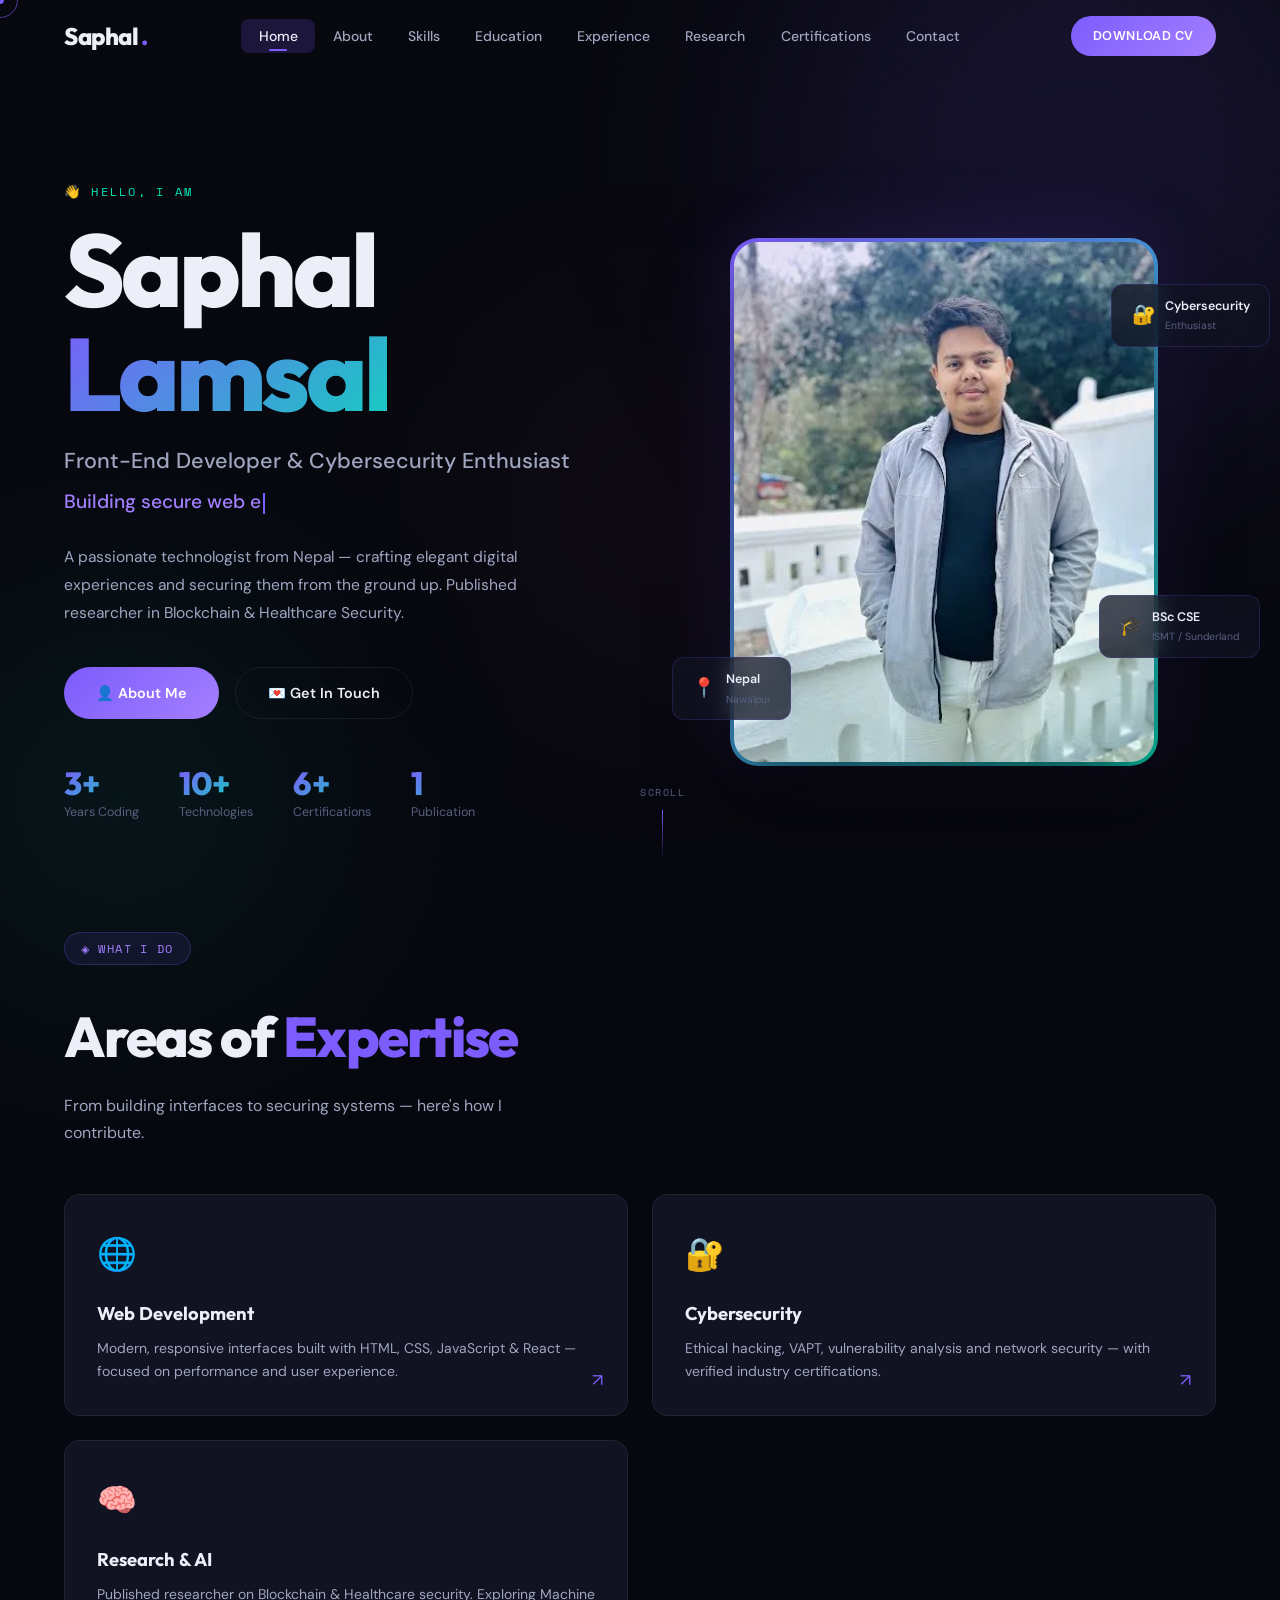
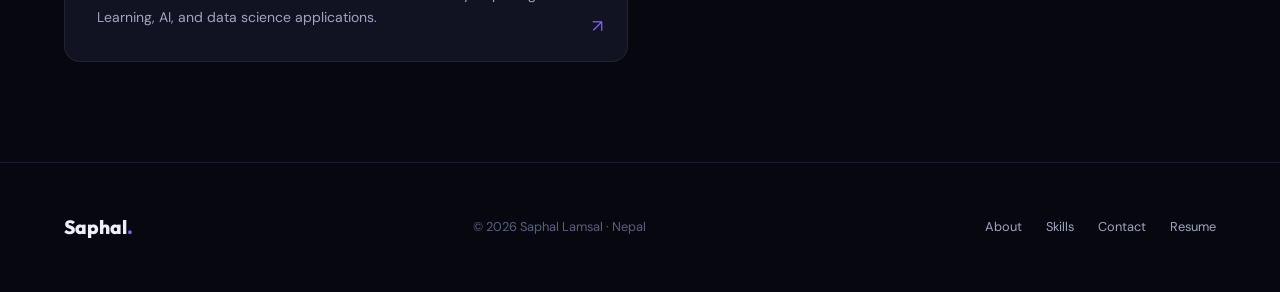
<file: index.html>
<!DOCTYPE html>
<html lang="en">
<head>
<meta charset="UTF-8"/>
<meta name="viewport" content="width=device-width,initial-scale=1.0"/>
<title>Saphal Lamsal — Developer & Cybersecurity Enthusiast</title>
<meta name="description" content="Saphal Lamsal — Front-End Developer, Cybersecurity Enthusiast & Researcher from Nepal."/>
<link rel="stylesheet" href="style.css"/>
<style>
/* ── HERO ── */
.hero {
  min-height:100vh; display:grid; grid-template-columns:1fr 1fr;
  align-items:center; gap:4rem; padding:0 5vw;
  padding-top:calc(var(--nav-h) + 2rem);
  position:relative; z-index:2;
}
.hero-left { position:relative; }
.hero-greeting {
  font-family:'Space Mono',monospace; font-size:.78rem; color:var(--mint);
  letter-spacing:.18em; text-transform:uppercase; margin-bottom:1rem;
  opacity:0; animation:fadeUp .8s .2s ease forwards;
}
.hero-name {
  opacity:0; animation:fadeUp .9s .35s ease forwards;
  margin-bottom:1rem;
}
.hero-role {
  font-family:'DM Sans',sans-serif; font-size:clamp(1.1rem,2.5vw,1.35rem);
  font-weight:500; color:var(--fg2); margin-bottom:.4rem;
  opacity:0; animation:fadeUp .9s .5s ease forwards;
}
.hero-typed {
  font-size:clamp(1rem,2vw,1.2rem); color:var(--violet2);
  font-weight:500; min-height:1.6em;
  opacity:0; animation:fadeUp .9s .65s ease forwards;
}
.hero-typed-cursor { display:inline-block; width:2px; height:1.1em; background:var(--violet); margin-left:2px; animation:blink .8s infinite; vertical-align:middle; }
@keyframes blink { 0%,100%{opacity:1} 50%{opacity:0} }
.hero-desc {
  font-size:.975rem; color:var(--fg2); line-height:1.8; max-width:480px;
  margin-top:1.5rem; margin-bottom:2.5rem;
  opacity:0; animation:fadeUp .9s .8s ease forwards;
}
.hero-btns { display:flex; gap:1rem; flex-wrap:wrap; opacity:0; animation:fadeUp .9s .95s ease forwards; }
.hero-stats {
  display:flex; gap:2.5rem; margin-top:3rem; flex-wrap:wrap;
  opacity:0; animation:fadeUp .9s 1.1s ease forwards;
}
.hero-stat { }
.hero-stat-num { font-family:'Outfit',sans-serif; font-weight:800; font-size:2rem; line-height:1;
  background:linear-gradient(135deg,var(--violet),var(--mint)); -webkit-background-clip:text; -webkit-text-fill-color:transparent; background-clip:text; }
.hero-stat-lbl { font-size:.78rem; color:var(--fg3); margin-top:.2rem; }

@keyframes fadeUp { from{opacity:0;transform:translateY(28px)} to{opacity:1;transform:translateY(0)} }

/* ── HERO PHOTO ── */
.hero-right {
  position:relative; display:flex; align-items:center; justify-content:center;
  opacity:0; animation:fadeUp .9s .4s ease forwards;
}
.hero-photo-wrap {
  position:relative; width:100%; max-width:420px;
}
.hero-photo-frame {
  position:relative; border-radius:24px; overflow:hidden;
  box-shadow:0 40px 80px rgba(0,0,0,.6), 0 0 80px rgba(124,92,252,.2);
  animation:heroPhotoFloat 6s ease-in-out infinite;
}
@keyframes heroPhotoFloat {
  0%,100%{transform:translateY(0)} 50%{transform:translateY(-14px)}
}
.hero-photo-frame img { width:100%; display:block; object-fit:cover; height:520px; }
/* gradient overlay on photo */
.hero-photo-frame::after {
  content:''; position:absolute; inset:0;
  background:linear-gradient(160deg, rgba(124,92,252,.15) 0%, transparent 50%, rgba(0,229,180,.08) 100%);
  pointer-events:none;
}
/* border glow */
.hero-photo-ring {
  position:absolute; inset:-4px; border-radius:28px;
  background:linear-gradient(135deg, var(--violet), var(--mint));
  z-index:-1; animation:ringGlow 4s ease-in-out infinite;
}
@keyframes ringGlow {
  0%,100%{opacity:.5} 50%{opacity:1}
}

/* floating badges on hero */
.fb1 { top:8%; right:-10%; animation-delay:0s; }
.fb2 { bottom:20%; right:-8%; animation-delay:1.5s; }
.fb3 { bottom:8%; left:0%; animation-delay:2.8s; }

/* AREAS / SERVICES section */
.areas-grid { display:grid; grid-template-columns:repeat(2,1fr); gap:1.5rem; margin-top:3rem; }
.area-card {
  padding:2rem; border-radius:var(--radius);
  background:var(--bg2); border:1px solid var(--border2);
  transition:border-color .35s, transform .35s, box-shadow .35s;
  text-decoration:none; display:block;
  position:relative; overflow:hidden;
}
.area-card .card-glow { position:absolute; width:180px; height:180px; }
.area-card:hover { border-color:var(--border); transform:translateY(-6px);
  box-shadow:0 20px 50px rgba(0,0,0,.4), 0 0 40px rgba(124,92,252,.1); }
.area-icon { font-size:2rem; margin-bottom:1rem; display:block; }
.area-title { font-family:'Outfit',sans-serif; font-weight:700; font-size:1.15rem; color:var(--fg); margin-bottom:.5rem; }
.area-desc { font-size:.875rem; color:var(--fg2); line-height:1.65; }
.area-arrow { position:absolute; bottom:1.2rem; right:1.5rem; color:var(--violet); font-size:1.1rem;
  transition:transform .3s; }
.area-card:hover .area-arrow { transform:translate(4px,-4px); }

/* scroll cue */
.scroll-cue {
  position:absolute; bottom:2.5rem; left:50%; transform:translateX(-50%);
  display:flex; flex-direction:column; align-items:center; gap:.5rem;
  font-family:'Space Mono',monospace; font-size:.65rem; color:var(--fg3);
  letter-spacing:.15em; text-transform:uppercase; z-index:2;
  animation:fadeUp .8s 1.5s ease forwards; opacity:0;
}
.scroll-cue-line { width:1px; height:50px; background:linear-gradient(to bottom, var(--violet), transparent);
  animation:scrollLine 2s ease-in-out infinite; }
@keyframes scrollLine { 0%,100%{transform:scaleY(1);opacity:1} 50%{transform:scaleY(.5);opacity:.4} }

@media (max-width:900px){
  .hero { grid-template-columns:1fr; padding-top:calc(var(--nav-h)+4rem); min-height:auto; padding-bottom:4rem; }
  .hero-right { order:-1; }
  .hero-photo-frame img { height:360px; }
  .areas-grid { grid-template-columns:1fr; }
  .fb1,.fb2,.fb3 { display:none; }
}
</style>
</head>
<body>

<!-- ORBs -->
<div class="hero-bg-orb orb1"></div>
<div class="hero-bg-orb orb2"></div>
<div class="hero-bg-orb orb3"></div>

<!-- NAV -->
<nav class="nav" id="mainNav">
  <a href="index.html" class="nav-brand">Saphal<span>.</span></a>
  <ul class="nav-links">
    <li><a href="index.html" class="active">Home</a></li>
    <li><a href="about.html">About</a></li>
    <li><a href="skills.html">Skills</a></li>
    <li><a href="education.html">Education</a></li>
    <li><a href="experience.html">Experience</a></li>
    <li><a href="research.html">Research</a></li>
    <li><a href="certifications.html">Certifications</a></li>
    <li><a href="contact.html">Contact</a></li>
  </ul>
  <a href="https://drive.google.com/file/d/1iHBNV2UkH5LkhAP-1hYRZ2Ez_BQ6g4S7/view" target="_blank" class="nav-cv">Download CV</a>
  <button class="hamburger" id="hamburger" aria-label="menu"><span></span><span></span><span></span></button>
</nav>
<div class="mobile-drawer" id="mobileDrawer">
  <a href="index.html">Home</a>
  <a href="about.html">About</a>
  <a href="skills.html">Skills</a>
  <a href="education.html">Education</a>
  <a href="experience.html">Experience</a>
  <a href="research.html">Research</a>
  <a href="certifications.html">Certifications</a>
  <a href="contact.html">Contact</a>
</div>

<!-- HERO -->
<section class="hero">
  <div class="hero-left">
    <p class="hero-greeting">&#128075; Hello, I am</p>
    <div class="hero-name">
      <h1 class="h-hero">Saphal <br><span class="grad">Lamsal</span></h1>
    </div>
    <p class="hero-role">Front-End Developer &amp; Cybersecurity Enthusiast</p>
    <p class="hero-role hero-typed">
      <span data-typed="Building secure web experiences.|Exploring ethical hacking.|Researching AI &amp; Blockchain.|Teaching CS in Nepal."></span><span class="hero-typed-cursor"></span>
    </p>
    <p class="hero-desc">A passionate technologist from Nepal — crafting elegant digital experiences and securing them from the ground up. Published researcher in Blockchain &amp; Healthcare Security.</p>
    <div class="hero-btns">
      <a href="about.html" class="btn btn-primary">&#128100; About Me</a>
      <a href="contact.html" class="btn btn-outline">&#128140; Get In Touch</a>
    </div>
    <div class="hero-stats">
      <div class="hero-stat">
        <div class="hero-stat-num"><span class="counter" data-target="3" data-suffix="+">0+</span></div>
        <div class="hero-stat-lbl">Years Coding</div>
      </div>
      <div class="hero-stat">
        <div class="hero-stat-num"><span class="counter" data-target="10" data-suffix="+">0+</span></div>
        <div class="hero-stat-lbl">Technologies</div>
      </div>
      <div class="hero-stat">
        <div class="hero-stat-num"><span class="counter" data-target="6" data-suffix="+">0+</span></div>
        <div class="hero-stat-lbl">Certifications</div>
      </div>
      <div class="hero-stat">
        <div class="hero-stat-num"><span class="counter" data-target="1" data-suffix="">0</span></div>
        <div class="hero-stat-lbl">Publication</div>
      </div>
    </div>
  </div>

  <div class="hero-right">
    <div class="hero-photo-wrap">
      <div class="hero-photo-ring"></div>
      <div class="hero-photo-frame tilt-card">
        <div class="card-glow"></div>
        <img src="assets/photo1.png" alt="Saphal Lamsal" loading="eager"/>
      </div>
    </div>
    <!-- floating badges -->
    <div class="float-badge fb1">
      <span class="b-icon">🔐</span>
      <div><div class="b-label">Cybersecurity</div><div class="b-sub">Enthusiast</div></div>
    </div>
    <div class="float-badge fb2">
      <span class="b-icon">🎓</span>
      <div><div class="b-label">BSc CSE</div><div class="b-sub">ISMT / Sunderland</div></div>
    </div>
    <div class="float-badge fb3">
      <span class="b-icon">📍</span>
      <div><div class="b-label">Nepal</div><div class="b-sub">Nawalpur</div></div>
    </div>
  </div>
</section>

<div class="scroll-cue">
  <span>Scroll</span>
  <div class="scroll-cue-line"></div>
</div>

<!-- AREAS -->
<section class="section" style="padding-top:2rem;">
  <div class="chip reveal">What I Do</div>
  <h2 class="h-section reveal">Areas of <span>Expertise</span></h2>
  <p class="reveal" style="color:var(--fg2);max-width:520px;margin-bottom:0;">From building interfaces to securing systems — here's how I contribute.</p>

  <div class="areas-grid">
    <a href="skills.html" class="area-card tilt-card reveal" style="transition-delay:.05s">
      <div class="card-glow"></div>
      <span class="area-icon">🌐</span>
      <div class="area-title">Web Development</div>
      <div class="area-desc">Modern, responsive interfaces built with HTML, CSS, JavaScript &amp; React — focused on performance and user experience.</div>
      <span class="area-arrow">↗</span>
    </a>
    <a href="certifications.html" class="area-card tilt-card reveal" style="transition-delay:.1s">
      <div class="card-glow"></div>
      <span class="area-icon">🔐</span>
      <div class="area-title">Cybersecurity</div>
      <div class="area-desc">Ethical hacking, VAPT, vulnerability analysis and network security — with verified industry certifications.</div>
      <span class="area-arrow">↗</span>
    </a>
    <a href="research.html" class="area-card tilt-card reveal" style="transition-delay:.15s">
      <div class="card-glow"></div>
      <span class="area-icon">🧠</span>
      <div class="area-title">Research &amp; AI</div>
      <div class="area-desc">Published researcher on Blockchain &amp; Healthcare security. Exploring Machine Learning, AI, and data science applications.</div>
      <span class="area-arrow">↗</span>
    </a>
    <a href="experience.html" class="area-card tilt-card reveal" style="transition-delay:.2s">
      <div class="card-glow"></div>
      <span class="area-icon">📡</span>
      <div class="area-title">Networking &amp; ISP</div>
      <div class="area-desc">Routing, switching, WLAN, fibre infrastructure and hands-on MikroTik &amp; Cisco configuration experience.</div>
      <span class="area-arrow">↗</span>
    </a>
  </div>
</section>

<!-- FOOTER -->
<footer class="footer">
  <a href="index.html" class="footer-brand">Saphal<span>.</span></a>
  <span class="footer-copy">&copy; 2026 Saphal Lamsal · Nepal</span>
  <div class="footer-links">
    <a href="about.html">About</a>
    <a href="skills.html">Skills</a>
    <a href="contact.html">Contact</a>
    <a href="https://drive.google.com/file/d/1iHBNV2UkH5LkhAP-1hYRZ2Ez_BQ6g4S7/view" target="_blank">Resume</a>
  </div>
</footer>

<script src="main.js"></script>
</body>
</html>
</file>
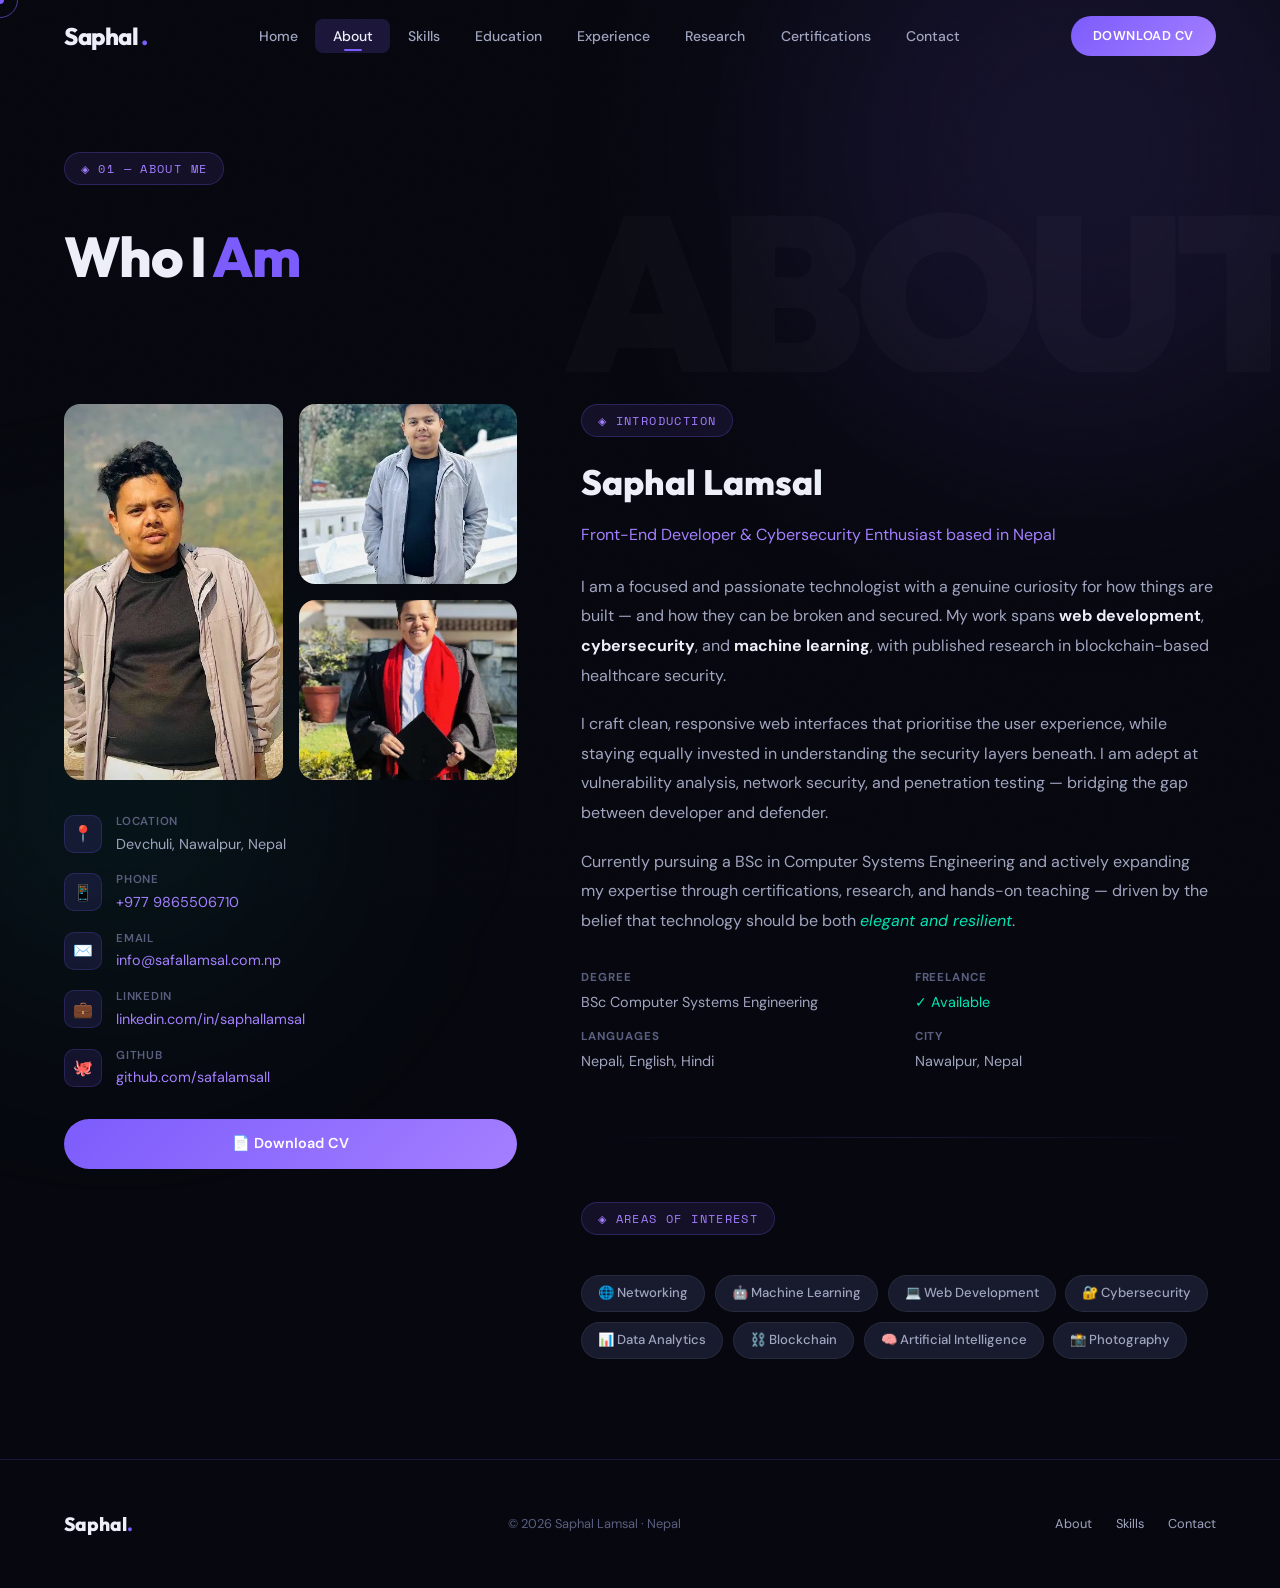
<file: about.html>
<!DOCTYPE html>
<html lang="en">
<head>
<meta charset="UTF-8"/><meta name="viewport" content="width=device-width,initial-scale=1.0"/>
<title>About — Saphal Lamsal</title>
<link rel="stylesheet" href="style.css"/>
<style>
.about-grid { display:grid; grid-template-columns:1fr 1.4fr; gap:4rem; align-items:start; }
.photo-mosaic { display:grid; grid-template-columns:1fr 1fr; gap:1rem; }
.pm-tall { grid-row:span 2; }
.pm-tall img { height:100%; min-height:340px; object-fit:cover; border-radius:var(--radius); }
.pm-sq img { height:180px; object-fit:cover; border-radius:var(--radius); }

.about-contact-list { margin-top:2rem; display:flex; flex-direction:column; gap:.9rem; }
.about-contact-item { display:flex; align-items:center; gap:.9rem; }
.ac-icon { width:38px; height:38px; border-radius:10px; background:rgba(124,92,252,.12); border:1px solid rgba(124,92,252,.2); display:flex; align-items:center; justify-content:center; font-size:1rem; flex-shrink:0; }
.ac-label { font-size:.72rem; font-weight:600; text-transform:uppercase; letter-spacing:.06em; color:var(--fg3); }
.ac-val { font-size:.9rem; color:var(--fg2); }
.ac-val a { color:var(--violet2); text-decoration:none; transition:color .25s; }
.ac-val a:hover { color:var(--mint); }

.info-grid { display:grid; grid-template-columns:1fr 1fr; gap:.8rem 2rem; margin-top:1.5rem; }
.info-item dt { font-size:.72rem; font-weight:700; text-transform:uppercase; letter-spacing:.08em; color:var(--fg3); margin-bottom:.15rem; }
.info-item dd { font-size:.9rem; color:var(--fg2); }

.interests-wrap { display:flex; flex-wrap:wrap; gap:.6rem; margin-top:1.5rem; }

@media(max-width:900px){ .about-grid{grid-template-columns:1fr;} .photo-mosaic{grid-template-columns:1fr 1fr;} .pm-tall{grid-row:auto;} }
</style>
</head>
<body>
<div class="hero-bg-orb orb1"></div><div class="hero-bg-orb orb2"></div>

<nav class="nav" id="mainNav">
  <a href="index.html" class="nav-brand">Saphal<span>.</span></a>
  <ul class="nav-links">
    <li><a href="index.html">Home</a></li><li><a href="about.html" class="active">About</a></li>
    <li><a href="skills.html">Skills</a></li><li><a href="education.html">Education</a></li>
    <li><a href="experience.html">Experience</a></li><li><a href="research.html">Research</a></li>
    <li><a href="certifications.html">Certifications</a></li><li><a href="contact.html">Contact</a></li>
  </ul>
  <a href="https://drive.google.com/file/d/1iHBNV2UkH5LkhAP-1hYRZ2Ez_BQ6g4S7/view" target="_blank" class="nav-cv">Download CV</a>
  <button class="hamburger" id="hamburger"><span></span><span></span><span></span></button>
</nav>
<div class="mobile-drawer" id="mobileDrawer">
  <a href="index.html">Home</a><a href="about.html">About</a><a href="skills.html">Skills</a>
  <a href="education.html">Education</a><a href="experience.html">Experience</a>
  <a href="research.html">Research</a><a href="certifications.html">Certifications</a><a href="contact.html">Contact</a>
</div>

<div class="pg-hero" data-bg="ABOUT">
  <div class="chip">01 — About Me</div>
  <h1 class="h-section">Who I <span>Am</span></h1>
</div>

<section class="section" style="padding-top:2rem;">
  <div class="about-grid">
    <!-- LEFT: photos + contact -->
    <div class="reveal-left">
      <div class="photo-mosaic tilt-card">
        <div class="card-glow"></div>
        <div class="pm-tall">
          <img src="assets/photo2.png" alt="Saphal Lamsal outdoor"/>
        </div>
        <div class="pm-sq">
          <img src="assets/photo1.png" alt="Saphal Lamsal"/>
        </div>
        <div class="pm-sq">
          <img src="assets/photo3.png" alt="Saphal Lamsal Graduation"/>
        </div>
      </div>

      <div class="about-contact-list">
        <div class="about-contact-item">
          <div class="ac-icon">📍</div>
          <div><div class="ac-label">Location</div><div class="ac-val">Devchuli, Nawalpur, Nepal</div></div>
        </div>
        <div class="about-contact-item">
          <div class="ac-icon">📱</div>
          <div><div class="ac-label">Phone</div><div class="ac-val"><a href="tel:+9779865506710">+977 9865506710</a></div></div>
        </div>
        <div class="about-contact-item">
          <div class="ac-icon">✉️</div>
          <div><div class="ac-label">Email</div><div class="ac-val"><a href="mailto:info@safallamsal.com.np">info@safallamsal.com.np</a></div></div>
        </div>
        <div class="about-contact-item">
          <div class="ac-icon">💼</div>
          <div><div class="ac-label">LinkedIn</div><div class="ac-val"><a href="https://linkedin.com/in/saphallamsal" target="_blank">linkedin.com/in/saphallamsal</a></div></div>
        </div>
        <div class="about-contact-item">
          <div class="ac-icon">🐙</div>
          <div><div class="ac-label">GitHub</div><div class="ac-val"><a href="https://github.com/safalamsall" target="_blank">github.com/safalamsall</a></div></div>
        </div>
      </div>

      <div style="margin-top:1.8rem;">
        <a href="https://drive.google.com/file/d/1iHBNV2UkH5LkhAP-1hYRZ2Ez_BQ6g4S7/view" target="_blank" class="btn btn-primary" style="width:100%;justify-content:center;">&#128196; Download CV</a>
      </div>
    </div>

    <!-- RIGHT: bio -->
    <div class="reveal-right">
      <div class="chip" style="margin-bottom:1rem;">Introduction</div>
      <h2 style="font-family:'Outfit',sans-serif;font-weight:800;font-size:clamp(1.6rem,3vw,2.2rem);color:var(--fg);margin-bottom:.5rem;">Saphal Lamsal</h2>
      <p style="font-size:1rem;color:var(--violet2);margin-bottom:1.5rem;">Front-End Developer &amp; Cybersecurity Enthusiast based in Nepal</p>

      <p style="color:var(--fg2);line-height:1.85;margin-bottom:1.2rem;">I am a focused and passionate technologist with a genuine curiosity for how things are built — and how they can be broken and secured. My work spans <strong style="color:var(--fg);">web development</strong>, <strong style="color:var(--fg);">cybersecurity</strong>, and <strong style="color:var(--fg);">machine learning</strong>, with published research in blockchain-based healthcare security.</p>

      <p style="color:var(--fg2);line-height:1.85;margin-bottom:1.2rem;">I craft clean, responsive web interfaces that prioritise the user experience, while staying equally invested in understanding the security layers beneath. I am adept at vulnerability analysis, network security, and penetration testing — bridging the gap between developer and defender.</p>

      <p style="color:var(--fg2);line-height:1.85;">Currently pursuing a BSc in Computer Systems Engineering and actively expanding my expertise through certifications, research, and hands-on teaching — driven by the belief that technology should be both <em style="color:var(--mint);">elegant and resilient</em>.</p>

      <div class="info-grid" style="margin-top:2rem;">
        <div class="info-item"><dt>Degree</dt><dd>BSc Computer Systems Engineering</dd></div>
        <div class="info-item"><dt>Freelance</dt><dd style="color:var(--mint);">✓ Available</dd></div>
        <div class="info-item"><dt>Languages</dt><dd>Nepali, English, Hindi</dd></div>
        <div class="info-item"><dt>City</dt><dd>Nawalpur, Nepal</dd></div>
      </div>

      <div class="sep"></div>

      <div class="chip" style="margin-bottom:1rem;">Areas of Interest</div>
      <div class="interests-wrap">
        <span class="skill-pill">🌐 Networking</span>
        <span class="skill-pill">🤖 Machine Learning</span>
        <span class="skill-pill">💻 Web Development</span>
        <span class="skill-pill">🔐 Cybersecurity</span>
        <span class="skill-pill">📊 Data Analytics</span>
        <span class="skill-pill">⛓️ Blockchain</span>
        <span class="skill-pill">🧠 Artificial Intelligence</span>
        <span class="skill-pill">📸 Photography</span>
      </div>
    </div>
  </div>
</section>

<footer class="footer">
  <a href="index.html" class="footer-brand">Saphal<span>.</span></a>
  <span class="footer-copy">&copy; 2026 Saphal Lamsal · Nepal</span>
  <div class="footer-links">
    <a href="about.html">About</a><a href="skills.html">Skills</a><a href="contact.html">Contact</a>
  </div>
</footer>
<script src="main.js"></script>
</body>
</html>
</file>
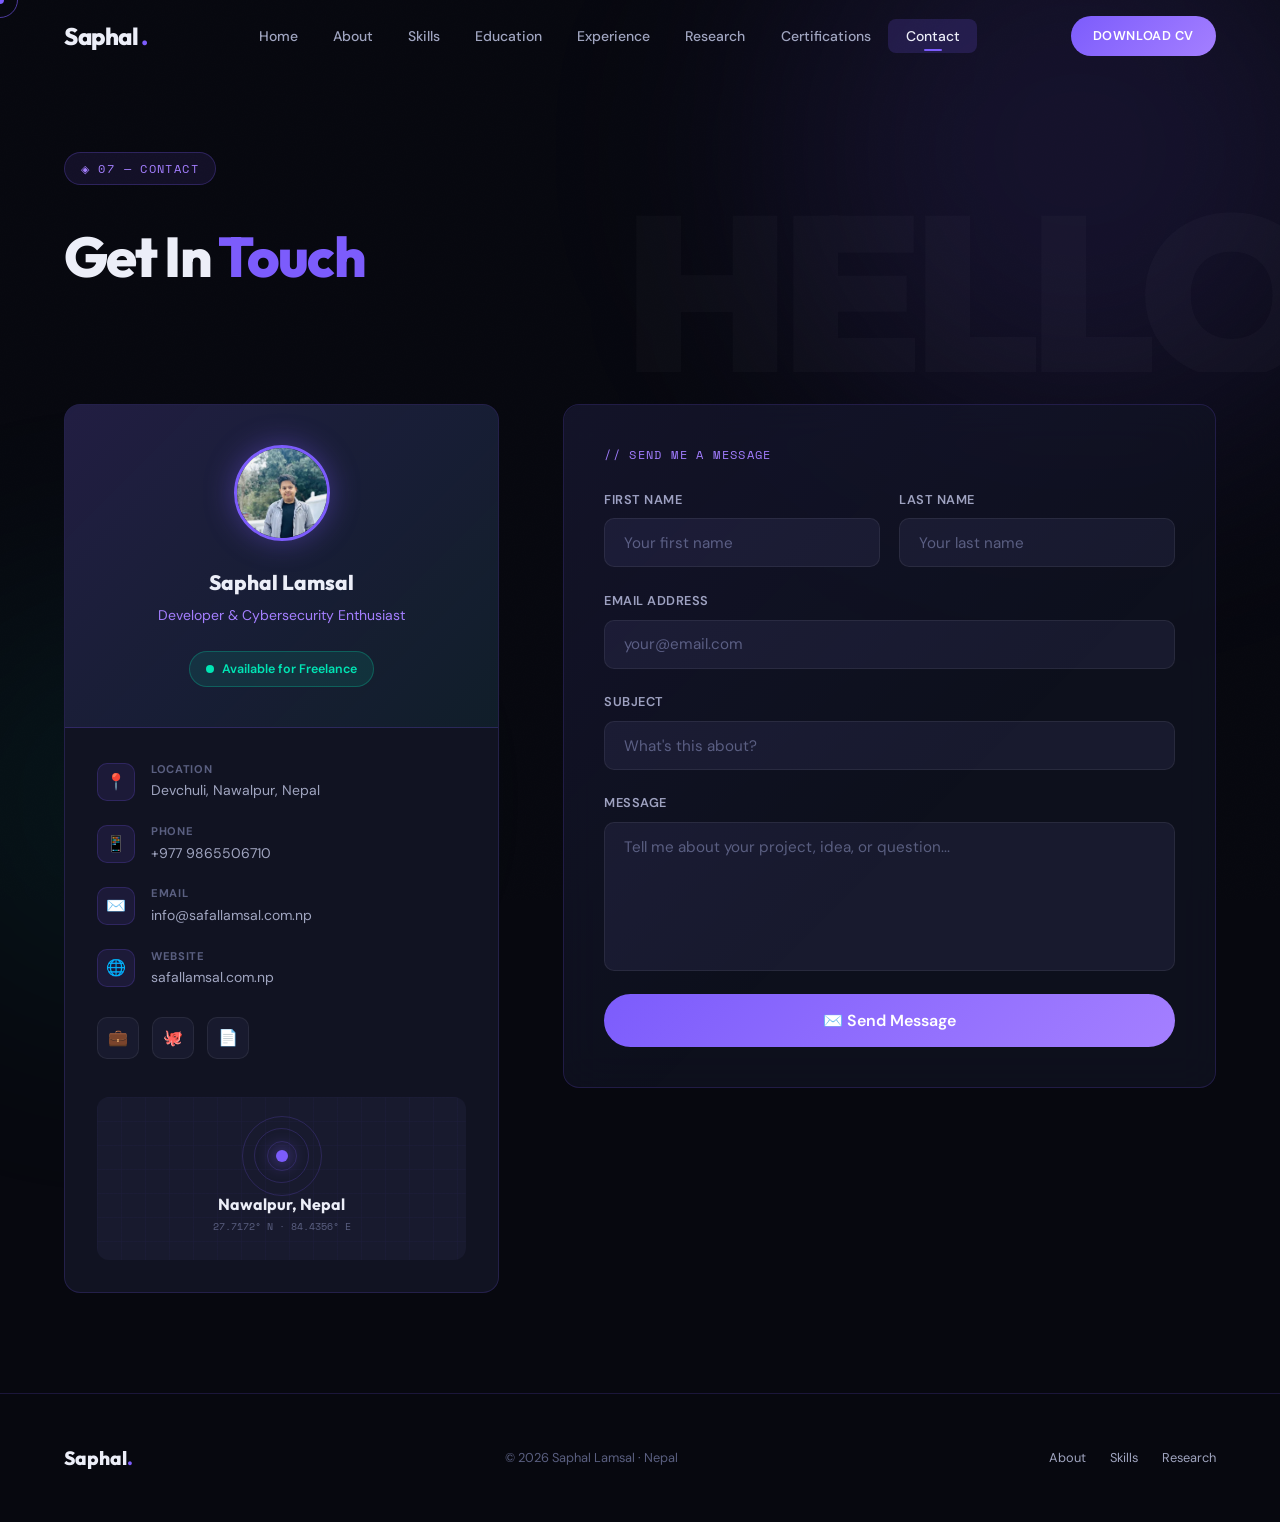
<file: contact.html>
<!DOCTYPE html>
<html lang="en">
<head>
<meta charset="UTF-8"/><meta name="viewport" content="width=device-width,initial-scale=1.0"/>
<title>Contact — Saphal Lamsal</title>
<link rel="stylesheet" href="style.css"/>
<style>
.contact-layout { display:grid; grid-template-columns:1fr 1.5fr; gap:4rem; align-items:start; }
.contact-info-card {
  background:var(--bg2); border:1px solid var(--border); border-radius:var(--radius); overflow:hidden;
}
.cic-top {
  background:linear-gradient(135deg, rgba(124,92,252,.15) 0%, rgba(0,229,180,.05) 100%);
  padding:2.5rem; text-align:center; border-bottom:1px solid var(--border);
}
.cic-avatar {
  width:96px; height:96px; border-radius:50%; object-fit:cover; object-position:top;
  border:3px solid var(--violet); box-shadow:0 0 30px rgba(124,92,252,.4);
  margin-bottom:1rem;
}
.cic-name { font-family:'Outfit',sans-serif; font-weight:800; font-size:1.3rem; color:var(--fg); }
.cic-role { font-size:.875rem; color:var(--violet2); margin-top:.2rem; }
.cic-body { padding:2rem; display:flex; flex-direction:column; gap:1.2rem; }
.ci-row { display:flex; align-items:center; gap:1rem; }
.ci-icon { width:38px; height:38px; border-radius:10px; background:rgba(124,92,252,.1); border:1px solid rgba(124,92,252,.2); display:flex; align-items:center; justify-content:center; font-size:1rem; flex-shrink:0; }
.ci-label { font-size:.7rem; font-weight:700; text-transform:uppercase; letter-spacing:.06em; color:var(--fg3); }
.ci-val { font-size:.875rem; color:var(--fg2); }
.ci-val a { color:var(--fg2); text-decoration:none; transition:color .25s; }
.ci-val a:hover { color:var(--violet); }

/* availability badge */
.avail-badge {
  display:inline-flex; align-items:center; gap:.5rem;
  background:rgba(0,229,180,.1); border:1px solid rgba(0,229,180,.25);
  border-radius:100px; padding:.4rem 1rem; font-size:.78rem; color:var(--mint);
  font-weight:600; margin-top:1.5rem;
}
.avail-dot { width:8px; height:8px; border-radius:50%; background:var(--mint); animation:dotPulse 1.5s ease-in-out infinite; }
@keyframes dotPulse { 0%,100%{opacity:1;transform:scale(1)} 50%{opacity:.5;transform:scale(.8)} }

.social-row { display:flex; gap:.8rem; flex-wrap:wrap; }
.social-btn {
  width:42px; height:42px; border-radius:10px;
  background:var(--bg3); border:1px solid var(--border2);
  display:flex; align-items:center; justify-content:center; font-size:1rem;
  text-decoration:none; transition:border-color .3s, transform .3s, background .3s;
}
.social-btn:hover { border-color:var(--violet); transform:translateY(-3px); background:rgba(124,92,252,.08); }

/* location pulse */
.location-card {
  background:var(--bg3); border-radius:12px; padding:1.5rem; margin-top:1.2rem;
  position:relative; overflow:hidden; text-align:center;
}
.location-card::before {
  content:''; position:absolute; inset:0;
  background:linear-gradient(rgba(124,92,252,.03) 1px, transparent 1px),
             linear-gradient(90deg, rgba(124,92,252,.03) 1px, transparent 1px);
  background-size:24px 24px;
}
.loc-rings { display:flex; align-items:center; justify-content:center; position:relative; height:70px; z-index:1; }
.loc-ring {
  position:absolute; border-radius:50%;
  border:1.5px solid rgba(124,92,252,.2);
  animation:locRing 2.5s ease-out infinite;
}
.loc-ring:nth-child(1) { width:30px; height:30px; animation-delay:0s; }
.loc-ring:nth-child(2) { width:55px; height:55px; animation-delay:.5s; }
.loc-ring:nth-child(3) { width:80px; height:80px; animation-delay:1s; }
.loc-dot { width:12px; height:12px; border-radius:50%; background:var(--violet); box-shadow:0 0 18px var(--violet); z-index:2; }
@keyframes locRing { 0%{opacity:.8;transform:scale(.9)} 100%{opacity:0;transform:scale(1.3)} }
.loc-city { font-family:'Outfit',sans-serif; font-weight:700; color:var(--fg); z-index:1; position:relative; }
.loc-coords { font-family:'Space Mono',monospace; font-size:.65rem; color:var(--fg3); z-index:1; position:relative; }

@media(max-width:900px){ .contact-layout{grid-template-columns:1fr;} }
</style>
</head>
<body>
<div class="hero-bg-orb orb1"></div><div class="hero-bg-orb orb2"></div>

<nav class="nav" id="mainNav">
  <a href="index.html" class="nav-brand">Saphal<span>.</span></a>
  <ul class="nav-links">
    <li><a href="index.html">Home</a></li><li><a href="about.html">About</a></li>
    <li><a href="skills.html">Skills</a></li><li><a href="education.html">Education</a></li>
    <li><a href="experience.html">Experience</a></li><li><a href="research.html">Research</a></li>
    <li><a href="certifications.html">Certifications</a></li><li><a href="contact.html" class="active">Contact</a></li>
  </ul>
  <a href="https://drive.google.com/file/d/1iHBNV2UkH5LkhAP-1hYRZ2Ez_BQ6g4S7/view" target="_blank" class="nav-cv">Download CV</a>
  <button class="hamburger" id="hamburger"><span></span><span></span><span></span></button>
</nav>
<div class="mobile-drawer" id="mobileDrawer">
  <a href="index.html">Home</a><a href="about.html">About</a><a href="skills.html">Skills</a>
  <a href="education.html">Education</a><a href="experience.html">Experience</a>
  <a href="research.html">Research</a><a href="certifications.html">Certifications</a><a href="contact.html">Contact</a>
</div>

<div class="pg-hero" data-bg="HELLO">
  <div class="chip">07 — Contact</div>
  <h1 class="h-section">Get In <span>Touch</span></h1>
</div>

<section class="section" style="padding-top:2rem;">
  <div class="contact-layout">

    <!-- LEFT: info card -->
    <div class="reveal-left">
      <div class="contact-info-card">
        <div class="cic-top">
          <img src="assets/photo1.png" alt="Saphal Lamsal" class="cic-avatar"/>
          <div class="cic-name">Saphal Lamsal</div>
          <div class="cic-role">Developer &amp; Cybersecurity Enthusiast</div>
          <div class="avail-badge"><span class="avail-dot"></span>Available for Freelance</div>
        </div>
        <div class="cic-body">
          <div class="ci-row">
            <div class="ci-icon">📍</div>
            <div><div class="ci-label">Location</div><div class="ci-val">Devchuli, Nawalpur, Nepal</div></div>
          </div>
          <div class="ci-row">
            <div class="ci-icon">📱</div>
            <div><div class="ci-label">Phone</div><div class="ci-val"><a href="tel:+9779865506710">+977 9865506710</a></div></div>
          </div>
          <div class="ci-row">
            <div class="ci-icon">✉️</div>
            <div><div class="ci-label">Email</div><div class="ci-val"><a href="mailto:info@safallamsal.com.np">info@safallamsal.com.np</a></div></div>
          </div>
          <div class="ci-row">
            <div class="ci-icon">🌐</div>
            <div><div class="ci-label">Website</div><div class="ci-val"><a href="https://safallamsal.com.np" target="_blank">safallamsal.com.np</a></div></div>
          </div>

          <div class="social-row" style="margin-top:.5rem;">
            <a href="https://linkedin.com/in/saphallamsal" target="_blank" class="social-btn" title="LinkedIn">💼</a>
            <a href="https://github.com/safalamsall" target="_blank" class="social-btn" title="GitHub">🐙</a>
            <a href="https://drive.google.com/file/d/1iHBNV2UkH5LkhAP-1hYRZ2Ez_BQ6g4S7/view" target="_blank" class="social-btn" title="Resume">📄</a>
          </div>

          <div class="location-card">
            <div class="loc-rings">
              <div class="loc-ring"></div>
              <div class="loc-ring"></div>
              <div class="loc-ring"></div>
              <div class="loc-dot"></div>
            </div>
            <div class="loc-city">Nawalpur, Nepal</div>
            <div class="loc-coords">27.7172° N · 84.4356° E</div>
          </div>
        </div>
      </div>
    </div>

    <!-- RIGHT: form -->
    <div class="reveal-right">
      <div class="glass-card" style="padding:2.5rem;">
        <div class="card-glow"></div>
        <p style="font-family:'Space Mono',monospace;font-size:.72rem;color:var(--violet2);letter-spacing:.12em;text-transform:uppercase;margin-bottom:1.5rem;">// Send me a message</p>

        <form id="contactForm" onsubmit="handleFormSubmit(event)">
          <div style="display:grid;grid-template-columns:1fr 1fr;gap:1.2rem;">
            <div class="form-field">
              <label class="form-label" for="fname">First Name</label>
              <input class="form-input" type="text" id="fname" placeholder="Your first name" required/>
            </div>
            <div class="form-field">
              <label class="form-label" for="lname">Last Name</label>
              <input class="form-input" type="text" id="lname" placeholder="Your last name"/>
            </div>
          </div>
          <div class="form-field">
            <label class="form-label" for="email">Email Address</label>
            <input class="form-input" type="email" id="email" placeholder="your@email.com" required/>
          </div>
          <div class="form-field">
            <label class="form-label" for="subject">Subject</label>
            <input class="form-input" type="text" id="subject" placeholder="What's this about?"/>
          </div>
          <div class="form-field">
            <label class="form-label" for="message">Message</label>
            <textarea class="form-input" id="message" rows="6" placeholder="Tell me about your project, idea, or question..." required></textarea>
          </div>
          <button type="submit" class="btn btn-primary" id="submitBtn" style="width:100%;justify-content:center;font-size:1rem;padding:1rem;">
            <span id="btnText">✉️ Send Message</span>
          </button>
        </form>
      </div>
    </div>

  </div>
</section>

<!-- THANK YOU MODAL -->
<div id="thankModal">
  <div class="thank-box">
    <span class="heart-anim">❤️</span>
    <div class="thank-title">Thank You!</div>
    <div class="thank-sub">Your message has been sent successfully.<br/>I'll get back to you as soon as possible.<br/><br/>I truly appreciate you reaching out — it means a lot! 💜</div>
    <button class="thank-close" onclick="closeThankYou()">Close ✓</button>
  </div>
</div>

<footer class="footer">
  <a href="index.html" class="footer-brand">Saphal<span>.</span></a>
  <span class="footer-copy">&copy; 2026 Saphal Lamsal · Nepal</span>
  <div class="footer-links"><a href="about.html">About</a><a href="skills.html">Skills</a><a href="research.html">Research</a></div>
</footer>

<script src="main.js"></script>
<script>
function handleFormSubmit(e){
  e.preventDefault();
  const btn = document.getElementById('btnText');
  btn.textContent = '⏳ Sending...';
  document.getElementById('submitBtn').disabled = true;
  document.getElementById('submitBtn').style.opacity = '.7';
  setTimeout(()=>{
    document.getElementById('contactForm').reset();
    document.getElementById('submitBtn').disabled = false;
    document.getElementById('submitBtn').style.opacity = '1';
    btn.textContent = '✉️ Send Message';
    showThankYou();
  }, 1500);
}
</script>
</body>
</html>
</file>
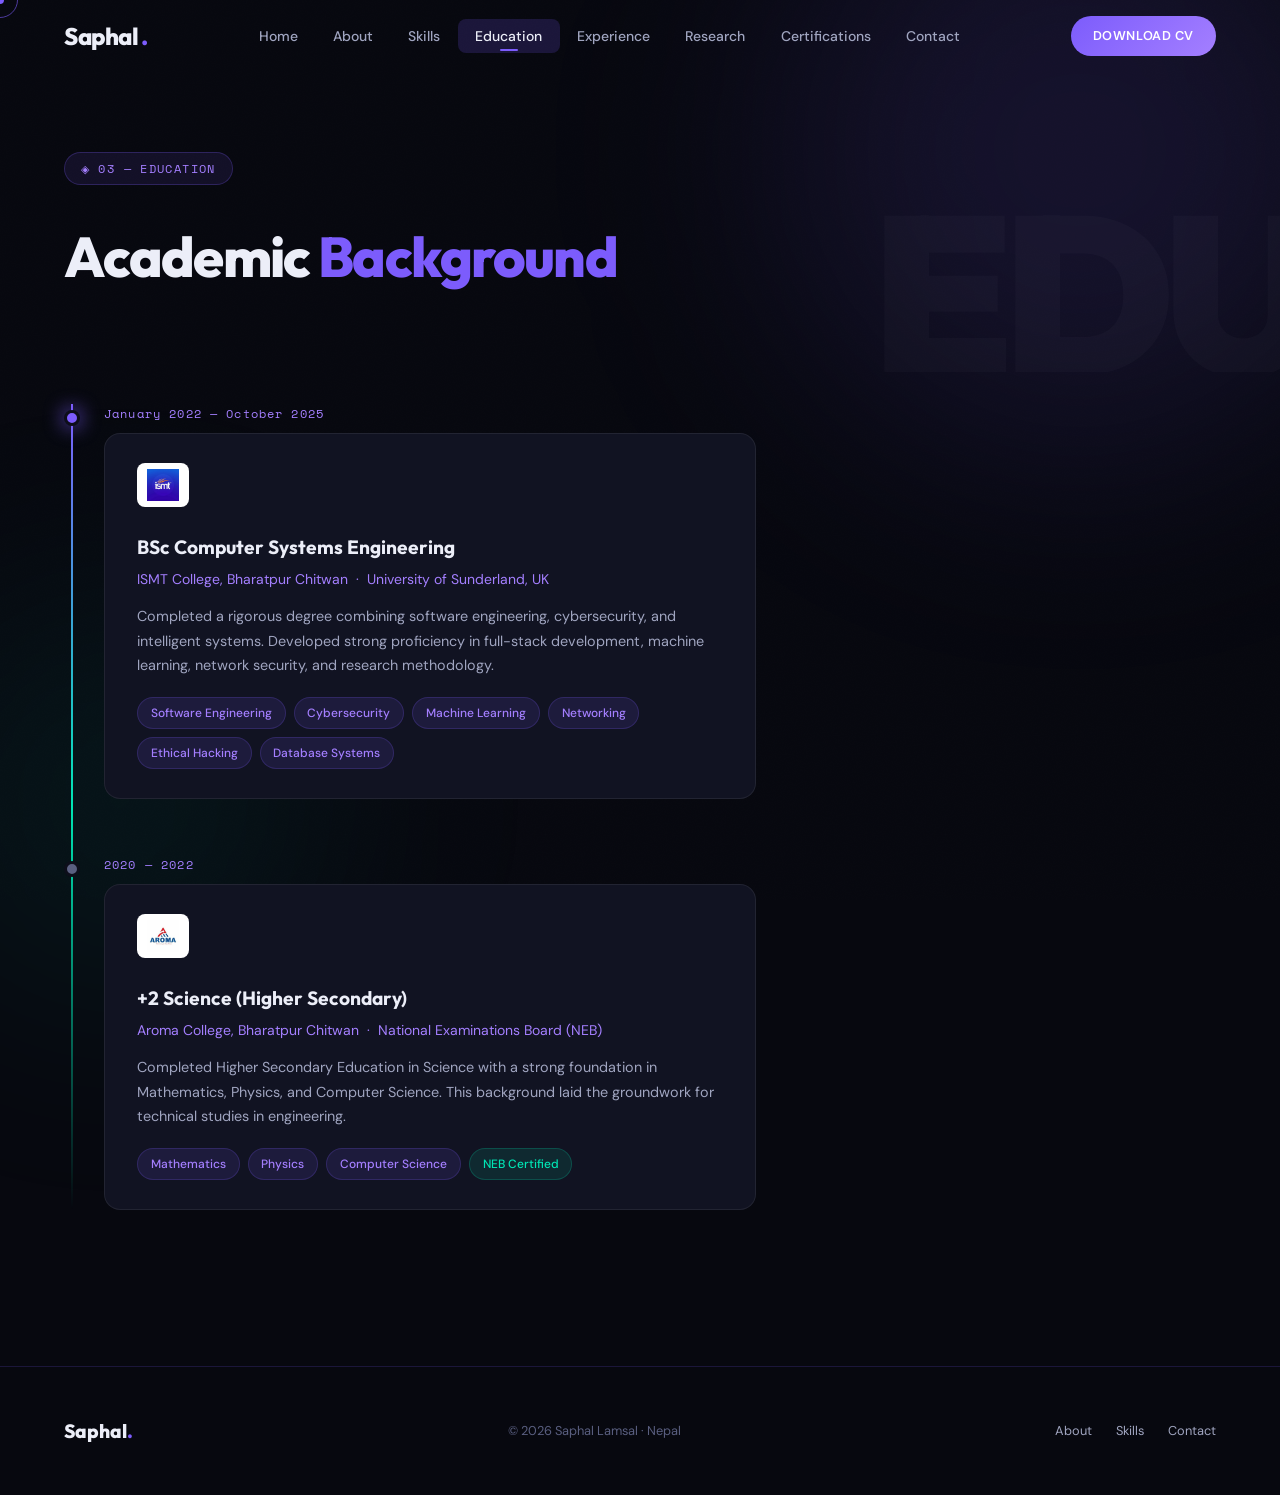
<file: education.html>
<!DOCTYPE html>
<html lang="en">
<head>
<meta charset="UTF-8"/><meta name="viewport" content="width=device-width,initial-scale=1.0"/>
<title>Education — Saphal Lamsal</title>
<link rel="stylesheet" href="style.css"/>
</head>
<body>
<div class="hero-bg-orb orb1"></div><div class="hero-bg-orb orb2"></div>

<nav class="nav" id="mainNav">
  <a href="index.html" class="nav-brand">Saphal<span>.</span></a>
  <ul class="nav-links">
    <li><a href="index.html">Home</a></li><li><a href="about.html">About</a></li>
    <li><a href="skills.html">Skills</a></li><li><a href="education.html" class="active">Education</a></li>
    <li><a href="experience.html">Experience</a></li><li><a href="research.html">Research</a></li>
    <li><a href="certifications.html">Certifications</a></li><li><a href="contact.html">Contact</a></li>
  </ul>
  <a href="https://drive.google.com/file/d/1iHBNV2UkH5LkhAP-1hYRZ2Ez_BQ6g4S7/view" target="_blank" class="nav-cv">Download CV</a>
  <button class="hamburger" id="hamburger"><span></span><span></span><span></span></button>
</nav>
<div class="mobile-drawer" id="mobileDrawer">
  <a href="index.html">Home</a><a href="about.html">About</a><a href="skills.html">Skills</a>
  <a href="education.html">Education</a><a href="experience.html">Experience</a>
  <a href="research.html">Research</a><a href="certifications.html">Certifications</a><a href="contact.html">Contact</a>
</div>

<div class="pg-hero" data-bg="EDU">
  <div class="chip">03 — Education</div>
  <h1 class="h-section">Academic <span>Background</span></h1>
</div>

<section class="section" style="padding-top:2rem; max-width:820px;">
  <div class="timeline">

    <!-- ISMT -->
    <div class="tl-item reveal">
      <div class="tl-dot"></div>
      <div class="tl-date">January 2022 — October 2025</div>
      <div class="tl-card tilt-card">
        <div class="card-glow"></div>
        <img src="assets/ismt-logo.png" alt="ISMT Logo" class="tl-logo"/>
        <div class="tl-title">BSc Computer Systems Engineering</div>
        <div class="tl-sub">ISMT College, Bharatpur Chitwan &nbsp;·&nbsp; University of Sunderland, UK</div>
        <div class="tl-desc">Completed a rigorous degree combining software engineering, cybersecurity, and intelligent systems. Developed strong proficiency in full-stack development, machine learning, network security, and research methodology.</div>
        <div style="margin-top:1.2rem; display:flex; flex-wrap:wrap; gap:.5rem;">
          <span class="tag">Software Engineering</span>
          <span class="tag">Cybersecurity</span>
          <span class="tag">Machine Learning</span>
          <span class="tag">Networking</span>
          <span class="tag">Ethical Hacking</span>
          <span class="tag">Database Systems</span>
        </div>
      </div>
    </div>

    <!-- Aroma -->
    <div class="tl-item reveal" style="transition-delay:.15s">
      <div class="tl-dot done"></div>
      <div class="tl-date">2020 — 2022</div>
      <div class="tl-card tilt-card">
        <div class="card-glow"></div>
        <img src="assets/aroma-logo.png" alt="Aroma Logo" class="tl-logo"/>
        <div class="tl-title">+2 Science (Higher Secondary)</div>
        <div class="tl-sub">Aroma College, Bharatpur Chitwan &nbsp;·&nbsp; National Examinations Board (NEB)</div>
        <div class="tl-desc">Completed Higher Secondary Education in Science with a strong foundation in Mathematics, Physics, and Computer Science. This background laid the groundwork for technical studies in engineering.</div>
        <div style="margin-top:1.2rem; display:flex; flex-wrap:wrap; gap:.5rem;">
          <span class="tag">Mathematics</span>
          <span class="tag">Physics</span>
          <span class="tag">Computer Science</span>
          <span class="tag tag-mint">NEB Certified</span>
        </div>
      </div>
    </div>

  </div>
</section>

<footer class="footer">
  <a href="index.html" class="footer-brand">Saphal<span>.</span></a>
  <span class="footer-copy">&copy; 2026 Saphal Lamsal · Nepal</span>
  <div class="footer-links"><a href="about.html">About</a><a href="skills.html">Skills</a><a href="contact.html">Contact</a></div>
</footer>
<script src="main.js"></script>
</body>
</html>
</file>
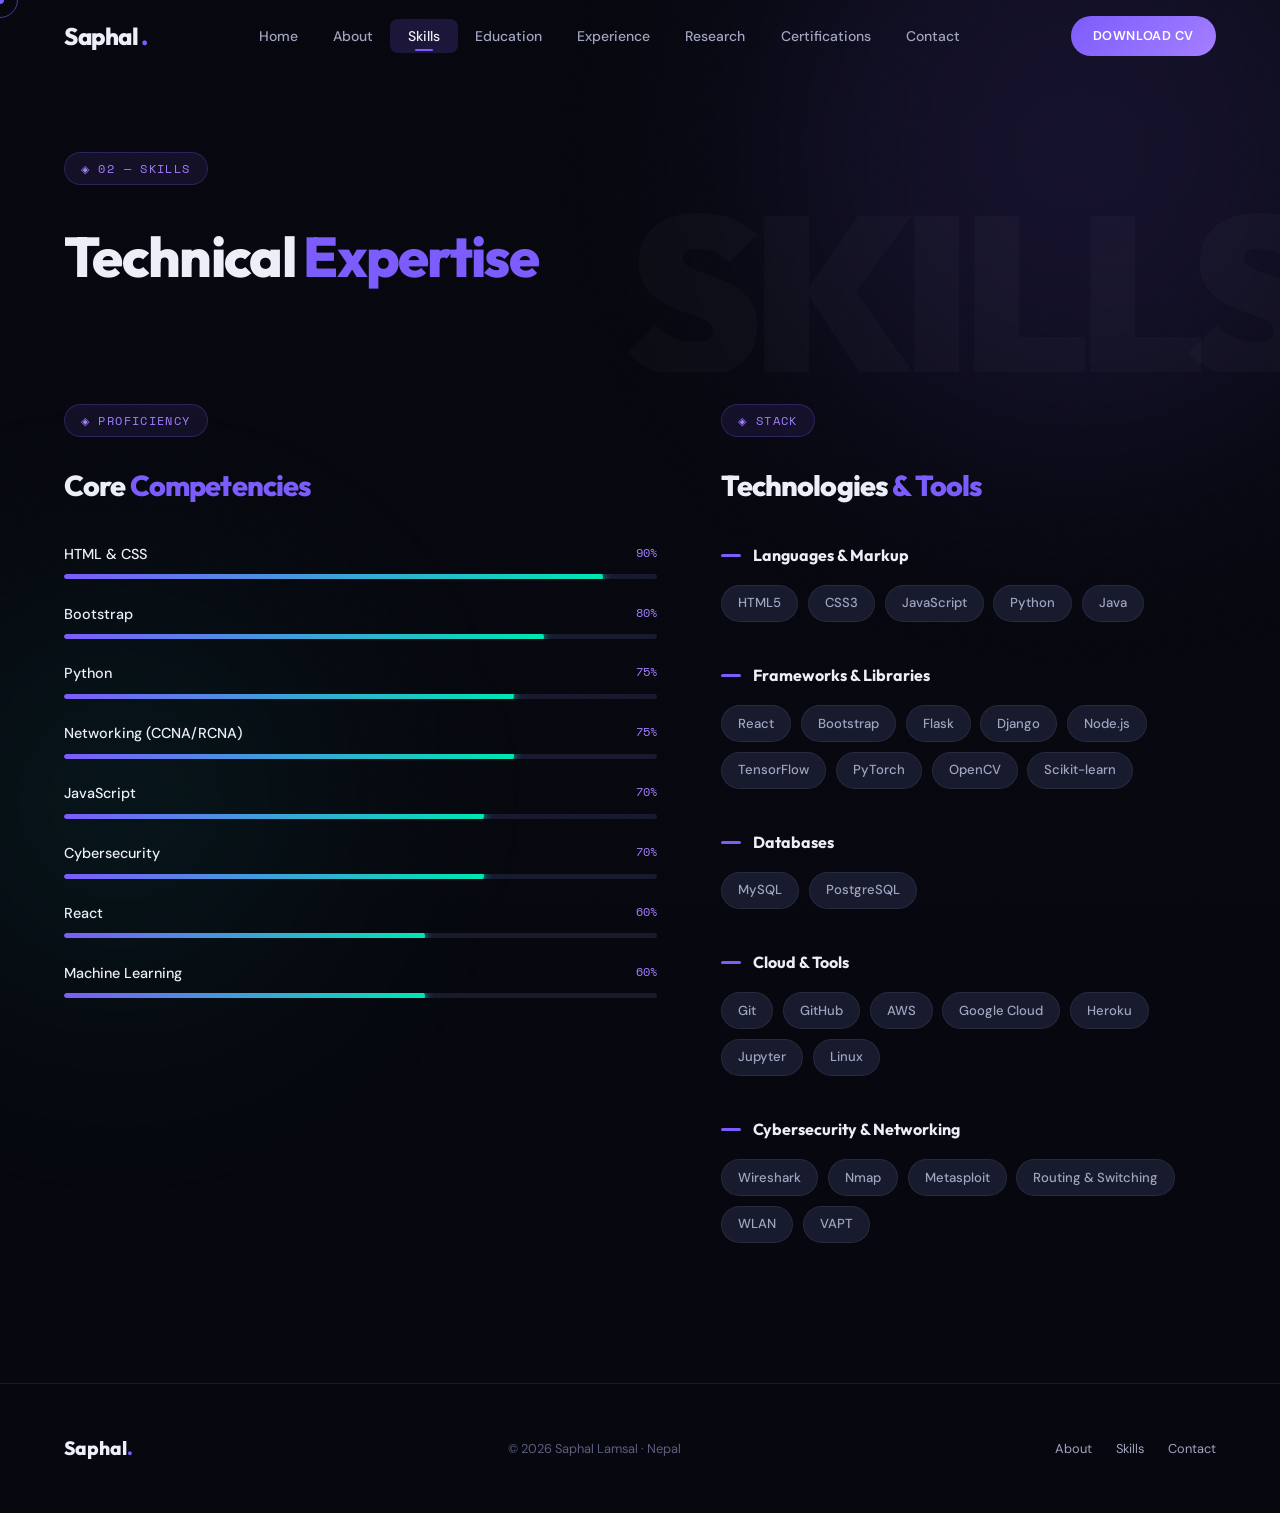
<file: skills.html>
<!DOCTYPE html>
<html lang="en">
<head>
<meta charset="UTF-8"/><meta name="viewport" content="width=device-width,initial-scale=1.0"/>
<title>Skills — Saphal Lamsal</title>
<link rel="stylesheet" href="style.css"/>
<style>
.skills-layout { display:grid; grid-template-columns:1.2fr 1fr; gap:4rem; align-items:start; }
.skill-cat { margin-bottom:2.5rem; }
.skill-cat-title { font-family:'Outfit',sans-serif; font-weight:700; font-size:1rem; color:var(--fg); margin-bottom:1rem;
  display:flex; align-items:center; gap:.7rem; }
.skill-cat-title::before { content:''; display:block; width:20px; height:3px; border-radius:3px; background:var(--violet); }
.pill-cloud { display:flex; flex-wrap:wrap; gap:.6rem; }
@media(max-width:900px){ .skills-layout{grid-template-columns:1fr;} }
</style>
</head>
<body>
<div class="hero-bg-orb orb1"></div><div class="hero-bg-orb orb2"></div>

<nav class="nav" id="mainNav">
  <a href="index.html" class="nav-brand">Saphal<span>.</span></a>
  <ul class="nav-links">
    <li><a href="index.html">Home</a></li><li><a href="about.html">About</a></li>
    <li><a href="skills.html" class="active">Skills</a></li><li><a href="education.html">Education</a></li>
    <li><a href="experience.html">Experience</a></li><li><a href="research.html">Research</a></li>
    <li><a href="certifications.html">Certifications</a></li><li><a href="contact.html">Contact</a></li>
  </ul>
  <a href="https://drive.google.com/file/d/1iHBNV2UkH5LkhAP-1hYRZ2Ez_BQ6g4S7/view" target="_blank" class="nav-cv">Download CV</a>
  <button class="hamburger" id="hamburger"><span></span><span></span><span></span></button>
</nav>
<div class="mobile-drawer" id="mobileDrawer">
  <a href="index.html">Home</a><a href="about.html">About</a><a href="skills.html">Skills</a>
  <a href="education.html">Education</a><a href="experience.html">Experience</a>
  <a href="research.html">Research</a><a href="certifications.html">Certifications</a><a href="contact.html">Contact</a>
</div>

<div class="pg-hero" data-bg="SKILLS">
  <div class="chip">02 — Skills</div>
  <h1 class="h-section">Technical <span>Expertise</span></h1>
</div>

<section class="section" style="padding-top:2rem;">
  <div class="skills-layout">
    <!-- LEFT: Proficiency bars + pills -->
    <div>
      <div class="chip reveal">Proficiency</div>
      <h2 class="h-section reveal" style="font-size:1.8rem;">Core <span>Competencies</span></h2>

      <div style="margin-top:2rem;" class="reveal">
        <div class="prog-wrap">
          <div class="prog-label"><span class="prog-name">HTML &amp; CSS</span><span class="prog-pct">90%</span></div>
          <div class="prog-track"><div class="prog-fill" style="--w:90%"></div></div>
        </div>
        <div class="prog-wrap">
          <div class="prog-label"><span class="prog-name">Bootstrap</span><span class="prog-pct">80%</span></div>
          <div class="prog-track"><div class="prog-fill" style="--w:80%"></div></div>
        </div>
        <div class="prog-wrap">
          <div class="prog-label"><span class="prog-name">Python</span><span class="prog-pct">75%</span></div>
          <div class="prog-track"><div class="prog-fill" style="--w:75%"></div></div>
        </div>
        <div class="prog-wrap">
          <div class="prog-label"><span class="prog-name">Networking (CCNA/RCNA)</span><span class="prog-pct">75%</span></div>
          <div class="prog-track"><div class="prog-fill" style="--w:75%"></div></div>
        </div>
        <div class="prog-wrap">
          <div class="prog-label"><span class="prog-name">JavaScript</span><span class="prog-pct">70%</span></div>
          <div class="prog-track"><div class="prog-fill" style="--w:70%"></div></div>
        </div>
        <div class="prog-wrap">
          <div class="prog-label"><span class="prog-name">Cybersecurity</span><span class="prog-pct">70%</span></div>
          <div class="prog-track"><div class="prog-fill" style="--w:70%"></div></div>
        </div>
        <div class="prog-wrap">
          <div class="prog-label"><span class="prog-name">React</span><span class="prog-pct">60%</span></div>
          <div class="prog-track"><div class="prog-fill" style="--w:60%"></div></div>
        </div>
        <div class="prog-wrap">
          <div class="prog-label"><span class="prog-name">Machine Learning</span><span class="prog-pct">60%</span></div>
          <div class="prog-track"><div class="prog-fill" style="--w:60%"></div></div>
        </div>
      </div>
    </div>

    <!-- RIGHT: tech stacks -->
    <div>
      <div class="chip reveal">Stack</div>
      <h2 class="h-section reveal" style="font-size:1.8rem;">Technologies <span>&amp; Tools</span></h2>

      <div class="skill-cat reveal" style="margin-top:2rem;transition-delay:.1s">
        <div class="skill-cat-title">Languages &amp; Markup</div>
        <div class="pill-cloud">
          <span class="skill-pill">HTML5</span><span class="skill-pill">CSS3</span>
          <span class="skill-pill">JavaScript</span><span class="skill-pill">Python</span>
          <span class="skill-pill">Java</span>
        </div>
      </div>

      <div class="skill-cat reveal" style="transition-delay:.15s">
        <div class="skill-cat-title">Frameworks &amp; Libraries</div>
        <div class="pill-cloud">
          <span class="skill-pill">React</span><span class="skill-pill">Bootstrap</span>
          <span class="skill-pill">Flask</span><span class="skill-pill">Django</span>
          <span class="skill-pill">Node.js</span><span class="skill-pill">TensorFlow</span>
          <span class="skill-pill">PyTorch</span><span class="skill-pill">OpenCV</span>
          <span class="skill-pill">Scikit-learn</span>
        </div>
      </div>

      <div class="skill-cat reveal" style="transition-delay:.2s">
        <div class="skill-cat-title">Databases</div>
        <div class="pill-cloud">
          <span class="skill-pill">MySQL</span><span class="skill-pill">PostgreSQL</span>
        </div>
      </div>

      <div class="skill-cat reveal" style="transition-delay:.25s">
        <div class="skill-cat-title">Cloud &amp; Tools</div>
        <div class="pill-cloud">
          <span class="skill-pill">Git</span><span class="skill-pill">GitHub</span>
          <span class="skill-pill">AWS</span><span class="skill-pill">Google Cloud</span>
          <span class="skill-pill">Heroku</span><span class="skill-pill">Jupyter</span>
          <span class="skill-pill">Linux</span>
        </div>
      </div>

      <div class="skill-cat reveal" style="transition-delay:.3s">
        <div class="skill-cat-title">Cybersecurity &amp; Networking</div>
        <div class="pill-cloud">
          <span class="skill-pill">Wireshark</span><span class="skill-pill">Nmap</span>
          <span class="skill-pill">Metasploit</span><span class="skill-pill">Routing &amp; Switching</span>
          <span class="skill-pill">WLAN</span><span class="skill-pill">VAPT</span>
        </div>
      </div>
    </div>
  </div>
</section>

<footer class="footer">
  <a href="index.html" class="footer-brand">Saphal<span>.</span></a>
  <span class="footer-copy">&copy; 2026 Saphal Lamsal · Nepal</span>
  <div class="footer-links"><a href="about.html">About</a><a href="skills.html">Skills</a><a href="contact.html">Contact</a></div>
</footer>
<script src="main.js"></script>
</body>
</html>
</file>
<file: style.css>
/* ============================================================
   SAPHAL LAMSAL — PREMIUM PORTFOLIO 2026
   Font: Clash Display (headings) + DM Sans (body)
   Palette: Deep Navy + Electric Violet + Mint Glow
   ============================================================ */

@import url('https://fonts.googleapis.com/css2?family=DM+Sans:ital,opsz,wght@0,9..40,300;0,9..40,400;0,9..40,500;0,9..40,600;0,9..40,700;1,9..40,400&family=Outfit:wght@300;400;500;600;700;800;900&family=Space+Mono:wght@400;700&display=swap');

:root {
  --bg:        #07080f;
  --bg1:       #0d0e1a;
  --bg2:       #111322;
  --bg3:       #181a2e;
  --fg:        #eceef8;
  --fg2:       #a0a5c0;
  --fg3:       #5a5f80;
  --violet:    #7c5cfc;
  --violet2:   #a47fff;
  --mint:      #00e5b4;
  --pink:      #ff5b8d;
  --gold:      #f5c842;
  --border:    rgba(124,92,252,0.18);
  --border2:   rgba(255,255,255,0.07);
  --glass:     rgba(17,19,34,0.75);
  --radius:    16px;
  --nav-h:     72px;
}

*, *::before, *::after { margin:0; padding:0; box-sizing:border-box; }
html { scroll-behavior:smooth; font-size:16px; }

body {
  background: var(--bg);
  color: var(--fg);
  font-family: 'DM Sans', sans-serif;
  overflow-x: hidden;
  line-height: 1.7;
  cursor: none;
}

/* ─── CURSOR ─── */
#cursor-dot, #cursor-ring {
  position: fixed; border-radius: 50%;
  pointer-events: none; z-index: 99999; transform: translate(-50%,-50%);
}
#cursor-dot { width:8px; height:8px; background:var(--violet); transition: transform .15s; }
#cursor-ring {
  width:36px; height:36px; border:1.5px solid var(--violet);
  opacity:.6; transition: width .3s, height .3s, opacity .3s;
}
body.cursor-hover #cursor-ring { width:52px; height:52px; opacity:1; border-color:var(--mint); }

/* ─── SCROLLBAR ─── */
::-webkit-scrollbar { width:4px; }
::-webkit-scrollbar-track { background:var(--bg); }
::-webkit-scrollbar-thumb { background:var(--violet); border-radius:4px; }

/* ─── SELECTION ─── */
::selection { background:var(--violet); color:#fff; }

/* ─── NOISE OVERLAY ─── */
body::before {
  content:''; position:fixed; inset:0; z-index:0; pointer-events:none;
  background-image: url("data:image/svg+xml,%3Csvg viewBox='0 0 200 200' xmlns='http://www.w3.org/2000/svg'%3E%3Cfilter id='n'%3E%3CfeTurbulence type='fractalNoise' baseFrequency='0.9' numOctaves='4' stitchTiles='stitch'/%3E%3C/filter%3E%3Crect width='100%25' height='100%25' filter='url(%23n)' opacity='0.04'/%3E%3C/svg%3E");
  background-size: 200px 200px; opacity:.35;
}

/* ─── NAV ─── */
.nav {
  position:fixed; top:0; left:0; right:0; z-index:1000; height:var(--nav-h);
  display:flex; align-items:center; justify-content:space-between;
  padding:0 5vw;
  transition: background .4s, backdrop-filter .4s, border-bottom .4s;
}
.nav.scrolled {
  background: rgba(7,8,15,0.88);
  backdrop-filter: blur(24px);
  border-bottom: 1px solid var(--border);
}
.nav-brand {
  font-family: 'Outfit', sans-serif; font-weight:800; font-size:1.5rem;
  color:var(--fg); text-decoration:none; letter-spacing:-.02em;
  display:flex; align-items:center; gap:.2rem;
}
.nav-brand span { color:var(--violet); }

.nav-links { display:flex; gap:0; list-style:none; }
.nav-links a {
  font-family:'DM Sans', sans-serif; font-size:.875rem; font-weight:500;
  color:var(--fg2); text-decoration:none; padding:.5rem 1.1rem; border-radius:8px;
  transition: color .25s, background .25s;
  position:relative;
}
.nav-links a:hover, .nav-links a.active { color:var(--fg); background:var(--border); }
.nav-links a.active::after {
  content:''; position:absolute; bottom:2px; left:50%; transform:translateX(-50%);
  width:18px; height:2px; border-radius:2px; background:var(--violet);
}

/* CV button */
.nav-cv {
  font-family:'DM Sans', sans-serif; font-size:.8rem; font-weight:600;
  letter-spacing:.04em; text-transform:uppercase;
  padding:.55rem 1.4rem; border-radius:100px;
  background: linear-gradient(135deg, var(--violet), var(--violet2));
  color:#fff; text-decoration:none; border:none;
  transition: box-shadow .3s, transform .2s;
  box-shadow: 0 0 0 rgba(124,92,252,0);
}
.nav-cv:hover { box-shadow: 0 0 30px rgba(124,92,252,.5); transform:translateY(-1px); }

/* hamburger */
.hamburger { display:none; flex-direction:column; gap:5px; background:none; border:none; cursor:none; }
.hamburger span { display:block; width:22px; height:2px; background:var(--fg); border-radius:2px; transition:.3s; }
.hamburger.open span:nth-child(1) { transform:rotate(45deg) translate(5px,5px); }
.hamburger.open span:nth-child(2) { opacity:0; transform:translateX(8px); }
.hamburger.open span:nth-child(3) { transform:rotate(-45deg) translate(5px,-5px); }

/* mobile drawer */
.mobile-drawer {
  position:fixed; inset:0; z-index:999; background:var(--bg1);
  display:flex; flex-direction:column; align-items:center; justify-content:center;
  gap:2rem; opacity:0; pointer-events:none; transition:opacity .35s;
}
.mobile-drawer.open { opacity:1; pointer-events:all; }
.mobile-drawer a {
  font-family:'Outfit', sans-serif; font-size:2rem; font-weight:700;
  color:var(--fg); text-decoration:none; transition:color .25s;
}
.mobile-drawer a:hover { color:var(--violet); }

/* ─── HERO BACKGROUND ─── */
.hero-bg-orb {
  position:fixed; border-radius:50%; filter:blur(120px);
  pointer-events:none; z-index:1; animation:orbFloat 8s ease-in-out infinite;
}
.orb1 { width:600px; height:600px; background:rgba(124,92,252,.12); top:-150px; right:-100px; animation-delay:0s; }
.orb2 { width:400px; height:400px; background:rgba(0,229,180,.07); bottom:-100px; left:-80px; animation-delay:3s; }
.orb3 { width:300px; height:300px; background:rgba(255,91,141,.06); top:40%; left:40%; animation-delay:5s; }
@keyframes orbFloat {
  0%,100% { transform:translateY(0) scale(1); }
  50% { transform:translateY(-30px) scale(1.05); }
}

/* ─── SECTION WRAPPER ─── */
.section { position:relative; z-index:2; padding:100px 5vw; }
.section-sm { padding:60px 5vw; }

/* ─── CHIP / LABEL ─── */
.chip {
  display:inline-flex; align-items:center; gap:.5rem;
  font-family:'Space Mono', monospace; font-size:.72rem; font-weight:400;
  letter-spacing:.12em; text-transform:uppercase;
  color:var(--violet2); background:rgba(124,92,252,.1);
  border:1px solid rgba(124,92,252,.25); border-radius:100px;
  padding:.35rem 1rem; margin-bottom:1.5rem;
}
.chip::before { content:'◈'; font-size:.7rem; }

/* ─── HEADINGS ─── */
.h-hero {
  font-family:'Outfit', sans-serif; font-weight:800;
  font-size:clamp(3rem, 8vw, 6.5rem); line-height:1.02;
  letter-spacing:-.04em; color:var(--fg);
}
.h-hero .grad {
  background: linear-gradient(135deg, var(--violet) 0%, var(--mint) 60%, var(--violet2) 100%);
  -webkit-background-clip:text; -webkit-text-fill-color:transparent; background-clip:text;
  background-size:200% 200%; animation:gradShift 5s ease infinite;
}
@keyframes gradShift { 0%,100%{background-position:0% 50%} 50%{background-position:100% 50%} }

.h-section {
  font-family:'Outfit', sans-serif; font-weight:800;
  font-size:clamp(2rem, 5vw, 3.5rem); letter-spacing:-.03em;
  color:var(--fg); margin-bottom:.5rem;
}
.h-section span { color:var(--violet); }

/* ─── 3D TILT CARD ─── */
.tilt-card {
  transform-style:preserve-3d;
  transform:perspective(1000px);
  transition:box-shadow .4s;
  cursor:none;
}
.tilt-card:hover { box-shadow:0 30px 60px rgba(0,0,0,.5), 0 0 80px rgba(124,92,252,.15); }
.tilt-card-inner { transform:translateZ(20px); }

/* ─── GLASS CARD ─── */
.glass-card {
  background: var(--glass);
  border: 1px solid var(--border);
  border-radius: var(--radius);
  backdrop-filter: blur(20px);
  -webkit-backdrop-filter: blur(20px);
  overflow:hidden;
  position:relative;
  transition: border-color .35s, transform .35s, box-shadow .35s;
}
.glass-card::before {
  content:''; position:absolute; inset:0; border-radius:inherit;
  background: linear-gradient(135deg, rgba(124,92,252,.06) 0%, transparent 60%);
  pointer-events:none;
}
.glass-card:hover { border-color:rgba(124,92,252,.5); }

/* glow corner */
.card-glow {
  position:absolute; width:150px; height:150px; border-radius:50%;
  background:var(--violet); filter:blur(60px); opacity:0;
  pointer-events:none; transition:opacity .4s;
  top:0; left:0; transform:translate(-50%,-50%);
}
.glass-card:hover .card-glow { opacity:.15; }

/* ─── BADGE / TAG ─── */
.tag {
  display:inline-block; font-family:'DM Sans', sans-serif; font-size:.75rem;
  font-weight:500; padding:.3rem .8rem; border-radius:100px;
  background:rgba(124,92,252,.12); color:var(--violet2);
  border:1px solid rgba(124,92,252,.2);
}
.tag-mint { background:rgba(0,229,180,.1); color:var(--mint); border-color:rgba(0,229,180,.2); }
.tag-pink { background:rgba(255,91,141,.1); color:var(--pink); border-color:rgba(255,91,141,.2); }

/* ─── BUTTONS ─── */
.btn {
  display:inline-flex; align-items:center; gap:.6rem;
  font-family:'DM Sans', sans-serif; font-size:.9rem; font-weight:600;
  padding:.8rem 2rem; border-radius:100px;
  text-decoration:none; border:none; cursor:none;
  transition: all .3s;
}
.btn-primary {
  background:linear-gradient(135deg, var(--violet), var(--violet2));
  color:#fff; box-shadow:0 0 0 rgba(124,92,252,0);
}
.btn-primary:hover { box-shadow:0 0 40px rgba(124,92,252,.5); transform:translateY(-2px); }
.btn-outline {
  background:transparent; color:var(--fg);
  border:1px solid var(--border2);
}
.btn-outline:hover { border-color:var(--violet); color:var(--violet); background:rgba(124,92,252,.07); }

/* ─── FOOTER ─── */
.footer {
  position:relative; z-index:2;
  padding:3rem 5vw;
  border-top:1px solid var(--border);
  display:flex; align-items:center; justify-content:space-between; flex-wrap:wrap; gap:1rem;
}
.footer-brand { font-family:'Outfit', sans-serif; font-weight:800; font-size:1.2rem; text-decoration:none; color:var(--fg); }
.footer-brand span { color:var(--violet); }
.footer-copy { font-size:.8rem; color:var(--fg3); }
.footer-links { display:flex; gap:1.5rem; }
.footer-links a { font-size:.8rem; color:var(--fg2); text-decoration:none; transition:color .25s; }
.footer-links a:hover { color:var(--violet); }

/* ─── REVEAL ANIMATIONS ─── */
.reveal { opacity:0; transform:translateY(40px); transition:opacity .7s ease, transform .7s ease; }
.reveal.visible { opacity:1; transform:translateY(0); }
.reveal-left { opacity:0; transform:translateX(-50px); transition:opacity .7s ease, transform .7s ease; }
.reveal-left.visible { opacity:1; transform:translateX(0); }
.reveal-right { opacity:0; transform:translateX(50px); transition:opacity .7s ease, transform .7s ease; }
.reveal-right.visible { opacity:1; transform:translateX(0); }
.reveal-scale { opacity:0; transform:scale(.92); transition:opacity .6s ease, transform .6s ease; }
.reveal-scale.visible { opacity:1; transform:scale(1); }

/* ─── STAT NUMBER ─── */
.stat-num {
  font-family:'Outfit', sans-serif; font-weight:800;
  font-size:2.8rem; line-height:1;
  background:linear-gradient(135deg, var(--violet), var(--mint));
  -webkit-background-clip:text; -webkit-text-fill-color:transparent; background-clip:text;
}

/* ─── SEPARATOR ─── */
.sep { width:100%; height:1px; background:linear-gradient(to right, transparent, var(--border), transparent); margin:4rem 0; }
.sep-glow { background:linear-gradient(to right, transparent, var(--violet), transparent); box-shadow:0 0 12px var(--violet); }

/* ─── PROGRESS BAR ─── */
.prog-wrap { margin-bottom:1.4rem; }
.prog-label { display:flex; justify-content:space-between; margin-bottom:.5rem; }
.prog-name { font-size:.9rem; font-weight:500; color:var(--fg); }
.prog-pct { font-family:'Space Mono', monospace; font-size:.78rem; color:var(--violet2); }
.prog-track { height:5px; background:var(--bg3); border-radius:10px; overflow:hidden; }
.prog-fill {
  height:100%; border-radius:10px; width:0;
  background:linear-gradient(90deg, var(--violet), var(--mint));
  transition:width 1.3s cubic-bezier(.4,0,.2,1);
  position:relative;
}
.prog-fill::after {
  content:''; position:absolute; right:0; top:50%;
  width:10px; height:10px; border-radius:50%;
  background:var(--mint); transform:translate(50%,-50%);
  box-shadow:0 0 10px var(--mint);
}
.prog-track.animated .prog-fill { width:var(--w); }

/* ─── TIMELINE (education/experience) ─── */
.timeline { position:relative; padding-left:2.5rem; }
.timeline::before {
  content:''; position:absolute; left:7px; top:0; bottom:0; width:2px;
  background:linear-gradient(to bottom, var(--violet), var(--mint), transparent);
}
.tl-item { position:relative; margin-bottom:3.5rem; }
.tl-dot {
  position:absolute; left:-2.5rem; top:6px;
  width:16px; height:16px; border-radius:50%;
  background:var(--violet); border:3px solid var(--bg1);
  box-shadow:0 0 20px var(--violet);
  animation:tlPulse 2.5s ease-in-out infinite;
}
.tl-dot.done { background:var(--fg3); box-shadow:none; animation:none; }
@keyframes tlPulse {
  0%,100% { box-shadow:0 0 8px var(--violet); }
  50% { box-shadow:0 0 22px var(--violet), 0 0 40px rgba(124,92,252,.3); }
}
.tl-date {
  font-family:'Space Mono', monospace; font-size:.72rem; color:var(--violet2);
  letter-spacing:.1em; margin-bottom:.6rem;
}
.tl-card {
  background:var(--bg2); border:1px solid var(--border2);
  border-radius:var(--radius); padding:1.8rem 2rem;
  transition:border-color .3s, transform .3s;
}
.tl-card:hover { border-color:var(--border); transform:translateX(6px); }
.tl-logo { height:44px; object-fit:contain; margin-bottom:1rem; max-width:160px; background:#fff; padding:6px 10px; border-radius:8px; }
.tl-title { font-family:'Outfit', sans-serif; font-weight:700; font-size:1.2rem; color:var(--fg); margin-bottom:.25rem; }
.tl-sub { font-size:.875rem; color:var(--violet2); margin-bottom:.8rem; }
.tl-desc { font-size:.9rem; color:var(--fg2); line-height:1.7; }

/* ─── THANK YOU MODAL ─── */
#thankModal {
  position:fixed; inset:0; z-index:9999; display:none;
  background:rgba(7,8,15,.92); backdrop-filter:blur(16px);
  align-items:center; justify-content:center;
}
#thankModal.show { display:flex; }
.thank-box {
  background:var(--bg2); border:1px solid var(--border);
  border-radius:24px; padding:3.5rem 4rem; text-align:center;
  max-width:480px; width:90%;
  animation:thankPop .5s cubic-bezier(.34,1.56,.64,1) forwards;
}
@keyframes thankPop {
  from { opacity:0; transform:scale(.8) translateY(30px); }
  to   { opacity:1; transform:scale(1) translateY(0); }
}
.heart-anim {
  font-size:4rem; display:block; margin-bottom:1rem;
  animation:heartbeat 1.2s ease-in-out infinite;
}
@keyframes heartbeat {
  0%,100% { transform:scale(1); }
  14% { transform:scale(1.25); }
  28% { transform:scale(1); }
  42% { transform:scale(1.18); }
  70% { transform:scale(1); }
}
.thank-title {
  font-family:'Outfit', sans-serif; font-weight:800; font-size:2rem;
  color:var(--fg); margin-bottom:.7rem;
}
.thank-sub { font-size:.95rem; color:var(--fg2); line-height:1.6; margin-bottom:2rem; }
.thank-close {
  font-size:.85rem; font-weight:600; padding:.7rem 2rem; border-radius:100px;
  background:linear-gradient(135deg, var(--violet), var(--mint));
  color:#fff; border:none; cursor:none; transition:.3s;
}
.thank-close:hover { opacity:.85; transform:scale(1.03); }

/* ─── FLOATING BADGES (hero) ─── */
.float-badge {
  position:absolute; background:var(--glass); backdrop-filter:blur(12px);
  border:1px solid var(--border); border-radius:12px;
  padding:.7rem 1.2rem; display:flex; align-items:center; gap:.6rem;
  white-space:nowrap;
  animation:badgeFloat 4s ease-in-out infinite;
}
.float-badge .b-icon { font-size:1.2rem; }
.float-badge .b-label { font-size:.78rem; font-weight:600; color:var(--fg); }
.float-badge .b-sub { font-size:.65rem; color:var(--fg3); }
@keyframes badgeFloat {
  0%,100% { transform:translateY(0); }
  50% { transform:translateY(-8px); }
}

/* ─── PAGE TITLE HERO (inner pages) ─── */
.pg-hero {
  padding: calc(var(--nav-h) + 80px) 5vw 60px;
  position:relative; overflow:hidden; z-index:2;
}
.pg-hero::after {
  content: attr(data-bg);
  position:absolute; right:-2rem; bottom:-2rem;
  font-family:'Outfit', sans-serif; font-weight:900;
  font-size:clamp(6rem, 18vw, 14rem); letter-spacing:-.05em;
  color:rgba(255,255,255,.025); pointer-events:none; user-select:none;
  line-height:1;
}

/* ─── GRID HELPERS ─── */
.grid-2 { display:grid; grid-template-columns:1fr 1fr; gap:2rem; }
.grid-3 { display:grid; grid-template-columns:repeat(3,1fr); gap:1.5rem; }
.grid-4 { display:grid; grid-template-columns:repeat(4,1fr); gap:1.5rem; }
.grid-auto { display:grid; grid-template-columns:repeat(auto-fill, minmax(200px,1fr)); gap:1.2rem; }

@media (max-width:900px) {
  .grid-2, .grid-3, .grid-4 { grid-template-columns:1fr; }
}
@media (max-width:640px) {
  .nav-links, .nav-cv { display:none; }
  .hamburger { display:flex; }
  .section { padding:70px 5vw; }
}

/* ─── CERT CARD ─── */
.cert-card {
  border-radius:var(--radius); overflow:hidden;
  background:var(--bg2); border:1px solid var(--border2);
  transition:border-color .35s, transform .35s, box-shadow .35s;
}
.cert-card:hover { border-color:var(--border); transform:translateY(-6px); box-shadow:0 24px 50px rgba(0,0,0,.4), 0 0 40px rgba(124,92,252,.12); }
.cert-header { padding:1.5rem 1.5rem 1rem; display:flex; align-items:center; gap:1rem; }
.cert-badge-img { height:40px; object-fit:contain; }
.cert-issuer { font-size:.75rem; font-weight:600; color:var(--fg2); }
.cert-name { font-family:'Outfit', sans-serif; font-weight:700; font-size:1rem; color:var(--fg); padding:0 1.5rem .5rem; }
.cert-body { padding:.5rem 1.5rem 1.5rem; }
.cert-meta { display:grid; grid-template-columns:auto 1fr; gap:.3rem 1rem; font-size:.78rem; }
.cert-meta dt { color:var(--fg3); }
.cert-meta dd { color:var(--fg2); font-weight:500; }
.cert-tags { display:flex; flex-wrap:wrap; gap:.4rem; margin-top:1rem; }
.cert-link {
  display:inline-flex; align-items:center; gap:.4rem; margin-top:1.2rem;
  font-size:.78rem; font-weight:600; color:var(--violet2); text-decoration:none;
  transition:color .25s;
}
.cert-link:hover { color:var(--mint); }

/* ─── SKILLS TAGS CLOUD ─── */
.skill-pill {
  display:inline-flex; align-items:center; gap:.4rem;
  font-size:.82rem; font-weight:500; padding:.4rem 1rem; border-radius:100px;
  background:var(--bg3); border:1px solid var(--border2); color:var(--fg2);
  transition:border-color .3s, color .3s, background .3s, transform .2s;
  cursor:default;
}
.skill-pill:hover {
  border-color:var(--violet); color:var(--violet); background:rgba(124,92,252,.08);
  transform:translateY(-3px);
}

/* ─── CONTACT FORM ─── */
.form-field { display:flex; flex-direction:column; gap:.5rem; margin-bottom:1.4rem; }
.form-label { font-size:.8rem; font-weight:600; color:var(--fg2); letter-spacing:.04em; text-transform:uppercase; }
.form-input {
  background:var(--bg3); border:1px solid var(--border2);
  color:var(--fg); font-family:'DM Sans', sans-serif; font-size:.95rem;
  padding:.85rem 1.2rem; border-radius:10px; outline:none;
  transition:border-color .3s, box-shadow .3s;
  resize:none;
}
.form-input:focus { border-color:var(--violet); box-shadow:0 0 0 3px rgba(124,92,252,.15); }
.form-input::placeholder { color:var(--fg3); }

/* ─── EXPERIENCE CARD ─── */
.exp-card {
  background:var(--bg2); border:1px solid var(--border2); border-radius:var(--radius);
  padding:2rem; position:relative; overflow:hidden;
  transition:border-color .35s, transform .35s;
}
.exp-card:hover { border-color:var(--border); transform:translateY(-4px); }
.exp-card::after {
  content:''; position:absolute; left:0; top:0; bottom:0; width:4px;
  background:linear-gradient(to bottom, var(--violet), var(--mint));
  opacity:0; transition:opacity .3s;
}
.exp-card:hover::after { opacity:1; }
.exp-icon { font-size:2rem; margin-bottom:1rem; display:block; }
.exp-role { font-family:'Outfit', sans-serif; font-weight:700; font-size:1.15rem; color:var(--fg); margin-bottom:.25rem; }
.exp-company { font-size:.875rem; color:var(--violet2); margin-bottom:.8rem; }
.exp-desc { font-size:.875rem; color:var(--fg2); line-height:1.7; }

/* ─── RESEARCH CARD ─── */
.research-card {
  background:var(--bg2); border:1px solid var(--border2); border-radius:var(--radius);
  padding:2.5rem; transition:border-color .35s;
}
.research-card:hover { border-color:var(--border); }
.research-type { display:inline-flex; align-items:center; gap:.5rem; font-family:'Space Mono', monospace; font-size:.7rem; color:var(--violet2); letter-spacing:.1em; text-transform:uppercase; margin-bottom:1rem; }
.research-title { font-family:'Outfit', sans-serif; font-weight:700; font-size:1.35rem; color:var(--fg); line-height:1.3; margin-bottom:1.2rem; }
.research-meta { display:flex; flex-wrap:wrap; gap:.6rem 2rem; margin-bottom:1.5rem; }
.research-meta-item { display:flex; flex-direction:column; gap:.1rem; }
.research-meta-item dt { font-size:.7rem; font-weight:600; text-transform:uppercase; letter-spacing:.08em; color:var(--fg3); }
.research-meta-item dd { font-size:.875rem; color:var(--fg2); }
.research-abstract { font-size:.9rem; color:var(--fg2); line-height:1.8; margin-bottom:1.5rem; padding-left:1.2rem; border-left:3px solid var(--violet); }
.keyword-cloud { display:flex; flex-wrap:wrap; gap:.5rem; }

/* ─── ABOUT PHOTO GRID ─── */
.photo-mosaic { display:grid; gap:1rem; }
.photo-mosaic img { width:100%; object-fit:cover; border-radius:var(--radius); display:block; }
.pm-main { border-radius:var(--radius); overflow:hidden; position:relative; }
.pm-main img { transition:transform .6s ease; }
.pm-main:hover img { transform:scale(1.04); }
.pm-sec { grid-column:span 1; border-radius:var(--radius); overflow:hidden; }
.pm-sec img { transition:transform .5s ease; height:200px; }
.pm-sec:hover img { transform:scale(1.06); }
</file>
